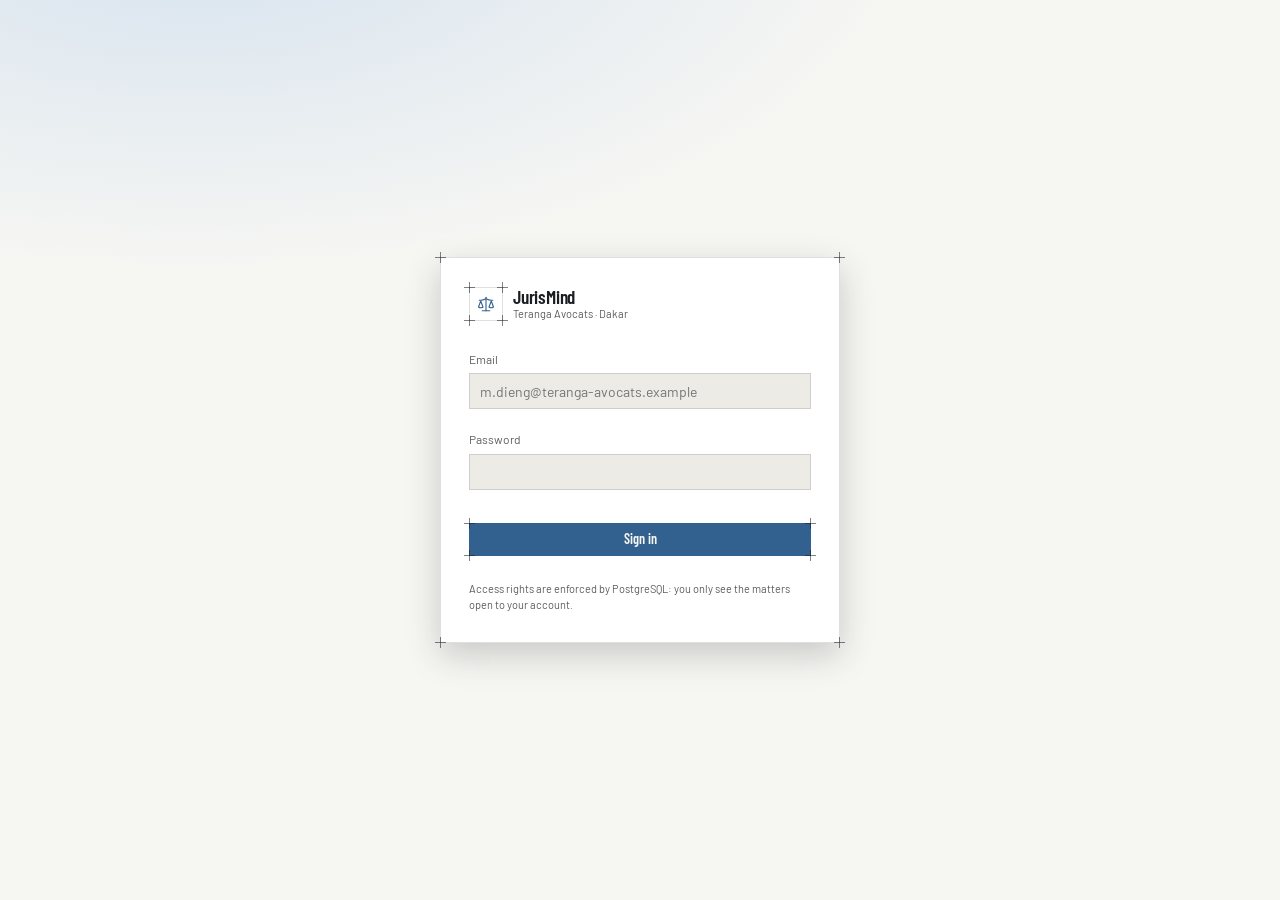
<file: src/jurismind/web/statique/index.html>
<!DOCTYPE html>
<html lang="en">
<head>
<meta charset="utf-8">
<meta name="viewport" content="width=device-width, initial-scale=1">
<title>JurisMind · Teranga Avocats</title>
<link rel="stylesheet" href="styles.css">
<style>
  html, body { margin: 0; height: 100%; }
  body { background: var(--color-bg); color: var(--color-text); font-family: var(--font-body); }
  a { color: var(--color-accent-700); }
  [hidden] { display: none !important; }
  /* Les lignes de tableau cliquables : le survol doit se voir sans alourdir la grille. */
  tbody tr[data-cliquable]:hover { background: var(--color-neutral-100); cursor: pointer; }
  /* Le menu, sur fond sombre : la marque du produit, et l'écran de travail reste clair. */
  aside.barre-laterale { background: var(--color-accent-900); color: #dfe7f0; border-right: 0; }
  aside.barre-laterale .separe { border-color: rgba(255,255,255,.09) !important; }
  .menu { display: flex; align-items: center; gap: 10px; padding: 8px 10px; border: 0; cursor: pointer; font: inherit; font-size: 14px; text-align: left; background: transparent; color: inherit; border-radius: 3px; }
  .menu:hover { background: rgba(255,255,255,.06); color: #fff; }
  .menu-groupe { font-size: 10px; letter-spacing: .14em; text-transform: uppercase; color: #8ea3bb; padding: 4px 10px 6px; }
  .menu-actif, .menu-actif:hover { background: rgba(255,255,255,.1); color: #fff; box-shadow: inset 2px 0 0 var(--color-gold); }
  .pastille { font-size: 11px; padding: 1px 7px; background: var(--color-gold); color: #1a1d21; font-weight: 500; }
  .logo { width: 34px; height: 34px; display: grid; place-items: center; color: var(--color-accent); }
  aside.barre-laterale .logo { color: var(--color-gold); }
  aside.barre-laterale .blueprint > .corner { color: rgba(255,255,255,.35); }
  #ecran h1 { letter-spacing: -0.02em; }
  #ecran .table th { background: var(--color-neutral-100); }
  #connexion { background: radial-gradient(1200px 600px at 15% -10%, var(--color-accent-200), transparent 60%), var(--color-bg); }
  #formulaire-connexion { background: #fff; box-shadow: var(--shadow-lg); }
</style>
</head>
<body>

<!-- ============================================================ CONNEXION -->
<section id="connexion" style="min-height:100vh;display:grid;place-items:center;padding:24px">
  <form id="formulaire-connexion" class="card blueprint" style="width:100%;max-width:400px;padding:28px">
    <i class="corner tl"></i><i class="corner tr"></i><i class="corner bl"></i><i class="corner br"></i>

    <div style="display:flex;align-items:center;gap:10px;margin-bottom:22px">
      <div class="blueprint logo">
        <i class="corner tl"></i><i class="corner tr"></i><i class="corner bl"></i><i class="corner br"></i>
        <svg width="18" height="18" viewBox="0 0 24 24" style="fill:none;stroke:currentColor;stroke-width:1.5;stroke-linecap:round;stroke-linejoin:round"><path d="m16 16 3-8 3 8c-.87.65-1.92 1-3 1s-2.13-.35-3-1Z"></path><path d="m2 16 3-8 3 8c-.87.65-1.92 1-3 1s-2.13-.35-3-1Z"></path><path d="M7 21h10"></path><path d="M12 3v18"></path><path d="M3 7h2c2 0 5-1 7-2 2 1 5 2 7 2h2"></path></svg>
      </div>
      <div style="display:flex;flex-direction:column;line-height:1.15">
        <span style="font-family:var(--font-heading);font-weight:600;font-size:19px;letter-spacing:-0.01em">JurisMind</span>
        <span style="font-size:11px;color:var(--color-neutral-700)">Teranga Avocats · Dakar</span>
      </div>
    </div>

    <div id="entree-demo" hidden></div>

    <label class="field" style="display:block;margin-bottom:14px">
      <span style="display:block;font-size:12px;color:var(--color-neutral-700);margin-bottom:5px">Email</span>
      <input id="champ-email" class="input" type="email" autocomplete="username" required
             placeholder="m.dieng@teranga-avocats.example" style="width:100%;box-sizing:border-box">
    </label>

    <label class="field" style="display:block;margin-bottom:20px">
      <span style="display:block;font-size:12px;color:var(--color-neutral-700);margin-bottom:5px">Password</span>
      <input id="champ-mot-de-passe" class="input" type="password" autocomplete="current-password" required
             style="width:100%;box-sizing:border-box">
    </label>

    <button id="bouton-connexion" class="btn btn-primary btn-block blueprint" type="submit">
      <i class="corner tl"></i><i class="corner tr"></i><i class="corner bl"></i><i class="corner br"></i>
      Sign in
    </button>

    <p id="erreur-connexion" hidden role="alert"
       style="margin:14px 0 0;font-size:13px;color:var(--color-accent-900);background:var(--color-accent-100);border:1px solid var(--color-accent-300);padding:8px 10px"></p>

    <p style="margin:18px 0 0;font-size:11px;color:var(--color-neutral-700);line-height:1.5">
      Access rights are enforced by PostgreSQL: you only see the matters open to your account.
    </p>
  </form>
</section>

<!-- =========================================================== APPLICATION -->
<div id="application" hidden style="display:flex;min-height:100vh">

  <!-- ------------------------------------------------------------ Menu -->
  <aside class="barre-laterale" style="width:244px;flex:none;display:flex;flex-direction:column;position:sticky;top:0;height:100vh">
    <div class="separe" style="display:flex;align-items:center;gap:10px;padding:18px 18px 16px;border-bottom:1px solid">
      <div class="blueprint logo">
        <i class="corner tl"></i><i class="corner tr"></i><i class="corner bl"></i><i class="corner br"></i>
        <svg width="18" height="18" viewBox="0 0 24 24" style="fill:none;stroke:currentColor;stroke-width:1.5;stroke-linecap:round;stroke-linejoin:round"><path d="m16 16 3-8 3 8c-.87.65-1.92 1-3 1s-2.13-.35-3-1Z"></path><path d="m2 16 3-8 3 8c-.87.65-1.92 1-3 1s-2.13-.35-3-1Z"></path><path d="M7 21h10"></path><path d="M12 3v18"></path><path d="M3 7h2c2 0 5-1 7-2 2 1 5 2 7 2h2"></path></svg>
      </div>
      <div style="display:flex;flex-direction:column;line-height:1.15">
        <span style="font-family:var(--font-heading);font-weight:600;font-size:19px;letter-spacing:-0.01em">JurisMind</span>
        <span style="font-size:11px;color:#8ea3bb">Teranga Avocats · Dakar</span>
      </div>
    </div>

    <nav style="display:flex;flex-direction:column;gap:2px;padding:14px 10px;flex:1">
      <span class="menu-groupe">Work</span>

      <button data-ecran="dossiers" class="menu">
        <svg width="17" height="17" viewBox="0 0 24 24" style="fill:none;stroke:currentColor;stroke-width:1.5;stroke-linecap:round;stroke-linejoin:round"><path d="M16 20V4a2 2 0 0 0-2-2h-4a2 2 0 0 0-2 2v16"></path><rect width="20" height="14" x="2" y="6" rx="2"></rect></svg>
        <span style="flex:1">Matters</span><span id="compte-dossiers" style="font-size:11px;color:#8ea3bb"></span>
      </button>

      <button data-ecran="echeances" class="menu">
        <svg width="17" height="17" viewBox="0 0 24 24" style="fill:none;stroke:currentColor;stroke-width:1.5;stroke-linecap:round;stroke-linejoin:round"><path d="M8 2v4"></path><path d="M16 2v4"></path><rect width="18" height="18" x="3" y="4" rx="2"></rect><path d="M3 10h18"></path><path d="M12 14v4"></path><path d="M10 16h4"></path></svg>
        <span style="flex:1">Deadlines</span><span id="compte-echeances" hidden class="pastille"></span>
      </button>

      <button data-ecran="clients" class="menu">
        <svg width="17" height="17" viewBox="0 0 24 24" style="fill:none;stroke:currentColor;stroke-width:1.5;stroke-linecap:round;stroke-linejoin:round"><path d="M6 22V4a2 2 0 0 1 2-2h8a2 2 0 0 1 2 2v18Z"></path><path d="M6 12H4a2 2 0 0 0-2 2v6a2 2 0 0 0 2 2h2"></path><path d="M18 9h2a2 2 0 0 1 2 2v9a2 2 0 0 1-2 2h-2"></path><path d="M10 6h4"></path><path d="M10 10h4"></path><path d="M10 14h4"></path><path d="M10 18h4"></path></svg>
        <span style="flex:1">Clients</span>
      </button>

      <button data-ecran="questions" class="menu">
        <svg width="17" height="17" viewBox="0 0 24 24" style="fill:none;stroke:currentColor;stroke-width:1.5;stroke-linecap:round;stroke-linejoin:round"><path d="M21 15a2 2 0 0 1-2 2H7l-4 4V5a2 2 0 0 1 2-2h14a2 2 0 0 1 2 2z"></path></svg>
        <span style="flex:1">Ask the files</span>
      </button>

      <button data-ecran="pieces" class="menu">
        <svg width="17" height="17" viewBox="0 0 24 24" style="fill:none;stroke:currentColor;stroke-width:1.5;stroke-linecap:round;stroke-linejoin:round"><path d="M15 2H6a2 2 0 0 0-2 2v16a2 2 0 0 0 2 2h12a2 2 0 0 0 2-2V7Z"></path><path d="M14 2v4a2 2 0 0 0 2 2h4"></path><path d="M10 9H8"></path><path d="M16 13H8"></path><path d="M16 17H8"></path></svg>
        <span style="flex:1">Documents</span>
      </button>

      <span class="menu-groupe" style="padding-top:18px">Decisions</span>

      <button data-ecran="courrier" class="menu">
        <svg width="17" height="17" viewBox="0 0 24 24" style="fill:none;stroke:currentColor;stroke-width:1.5;stroke-linecap:round;stroke-linejoin:round"><polyline points="22 12 16 12 14 15 10 15 8 12 2 12"></polyline><path d="M5.45 5.11 2 12v6a2 2 0 0 0 2 2h16a2 2 0 0 0 2-2v-6l-3.45-6.89A2 2 0 0 0 16.76 4H7.24a2 2 0 0 0-1.79 1.11z"></path></svg>
        <span style="flex:1">Inbox</span>
        <span id="compte-decisions" hidden class="pastille"></span>
      </button>

      <button data-ecran="conflits" class="menu">
        <svg width="17" height="17" viewBox="0 0 24 24" style="fill:none;stroke:currentColor;stroke-width:1.5;stroke-linecap:round;stroke-linejoin:round"><path d="M20 13c0 5-3.5 7.5-7.66 8.95a1 1 0 0 1-.67-.01C7.5 20.5 4 18 4 13V6a1 1 0 0 1 1-1c2 0 4.5-1.2 6.24-2.72a1.17 1.17 0 0 1 1.52 0C14.51 3.81 17 5 19 5a1 1 0 0 1 1 1z"></path><path d="M12 8v4"></path><path d="M12 16h.01"></path></svg>
        <span style="flex:1">Conflict check</span>
      </button>
    </nav>

    <div class="separe" style="padding:12px 18px;border-top:1px solid;display:flex;flex-direction:column;gap:6px;font-size:11px;color:#8ea3bb">
      <div style="display:flex;align-items:center;gap:6px"><span id="voyant-base" style="width:6px;height:6px;border-radius:50%;background:var(--color-neutral-400)"></span><span id="etat-base">PostgreSQL</span></div>
      <div style="display:flex;align-items:center;gap:6px"><span id="voyant-modeles" style="width:6px;height:6px;border-radius:50%;background:var(--color-neutral-400)"></span><span id="etat-modeles">Models</span></div>
    </div>

    <div class="separe" style="display:flex;align-items:center;gap:10px;padding:14px 18px;border-top:1px solid">
      <div id="initiales" style="width:32px;height:32px;display:grid;place-items:center;border:1px solid rgba(255,255,255,.25);font-family:var(--font-heading);font-weight:600;font-size:13px;color:#fff"></div>
      <div style="display:flex;flex-direction:column;line-height:1.25;flex:1;min-width:0">
        <span id="nom-utilisateur" style="font-size:13px;font-weight:500;color:#fff"></span>
        <span id="role-utilisateur" style="font-size:11px;color:#8ea3bb"></span>
      </div>
      <button id="bouton-deconnexion" class="btn btn-ghost btn-icon" title="Sign out" style="flex:none;color:#dfe7f0">
        <svg width="16" height="16" viewBox="0 0 24 24" style="fill:none;stroke:currentColor;stroke-width:1.5;stroke-linecap:round;stroke-linejoin:round"><path d="M9 21H5a2 2 0 0 1-2-2V5a2 2 0 0 1 2-2h4"></path><polyline points="16 17 21 12 16 7"></polyline><line x1="21" x2="9" y1="12" y2="12"></line></svg>
      </button>
    </div>
  </aside>

  <!-- ----------------------------------------------------------- Contenu -->
  <main style="flex:1;min-width:0;display:flex;flex-direction:column">
    <header style="display:flex;align-items:center;gap:16px;padding:12px 32px;border-bottom:1px solid var(--color-divider);position:sticky;top:0;background:color-mix(in srgb, var(--color-bg) 88%, transparent);backdrop-filter:blur(8px);z-index:5">
      <div style="display:flex;align-items:center;gap:8px;font-size:13px;color:var(--color-neutral-700);min-width:0;white-space:nowrap;flex:none">
        <span>Teranga Avocats</span>
        <svg width="14" height="14" viewBox="0 0 24 24" style="fill:none;stroke:currentColor;stroke-width:1.5;stroke-linecap:round;stroke-linejoin:round"><path d="m9 18 6-6-6-6"></path></svg>
        <span id="fil-ariane" style="color:var(--color-text)"></span>
      </div>
      <div style="flex:1"></div>
      <span id="bandeau-demo" hidden class="tag tag-outline" style="white-space:nowrap;flex:none" title="No real data: the firm, its clients and its documents are generated"></span>
      <div id="perimetre" title="Isolation enforced by PostgreSQL (Row-Level Security)" style="display:flex;align-items:center;gap:6px;font-size:12px;color:var(--color-accent-800);border:1px solid var(--color-accent-300);padding:5px 9px;white-space:nowrap;flex:none;background:var(--color-accent-100)">
        <svg width="13" height="13" viewBox="0 0 24 24" style="fill:none;stroke:currentColor;stroke-width:1.5;stroke-linecap:round;stroke-linejoin:round"><rect width="18" height="11" x="3" y="11" rx="2" ry="2"></rect><path d="M7 11V7a5 5 0 0 1 10 0v4"></path></svg>
        <span id="texte-perimetre"></span>
      </div>
    </header>

    <div id="ecran" style="padding:28px 32px 56px;display:flex;flex-direction:column;gap:24px;max-width:1360px;width:100%;box-sizing:border-box"></div>
  </main>
</div>

<script src="app.js"></script>
<script src="ecrans.js"></script>
<script src="decisions.js"></script>
<script src="dossier.js"></script>
<script src="demo.js"></script>
</body>
</html>
</file>
<file: src/jurismind/web/statique/styles.css>
/* Industry — design-system tokens and component classes. This file is the source of truth for the system's look; retune it here and see readme.md. */
@import url('https://fonts.googleapis.com/css2?family=Barlow:wght@400;500;700&family=Barlow+Condensed:wght@400;600&display=swap');

:root {
  --color-bg: #f6f6f3;
  --color-surface: #ecebe6;
  --color-text: #1a1d21;
  --color-accent: #33618f;
  --color-accent-2: #5c7d9e;
  --color-divider: color-mix(in srgb, #1a1d21 14%, transparent);

  /* Tonal ramps — generated in OKLCH on one shared lightness scale, so the
     same step of any role matches the others in visual value. */
  --color-neutral-100: #f5f5f8;
  --color-neutral-200: #e7e7ea;
  --color-neutral-300: #d4d4d7;
  --color-neutral-400: #b7b7ba;
  --color-neutral-500: #98989b;
  --color-neutral-600: #7a7a7d;
  --color-neutral-700: #5d5d60;
  --color-neutral-800: #424244;
  --color-neutral-900: #2b2b2d;

  --color-accent-100: #edf3f9;
  --color-accent-200: #d5e2ef;
  --color-accent-300: #b0c7de;
  --color-accent-400: #84a4c4;
  --color-accent-500: #5a82aa;
  --color-accent-600: #33618f;
  --color-accent-700: #264b72;
  --color-accent-800: #1b3756;
  --color-accent-900: #12253b;

  --color-accent-2-100: #eef6ff;
  --color-accent-2-200: #d6ebff;
  --color-accent-2-300: #bdd8f2;
  --color-accent-2-400: #9ebbd8;
  --color-accent-2-500: #7e9cb8;
  --color-accent-2-600: #627d98;
  --color-accent-2-700: #486077;
  --color-accent-2-800: #314457;
  --color-accent-2-900: #1f2d3a;

  --font-heading: "Barlow Condensed", system-ui, sans-serif;
  --font-heading-weight: 600;
  --font-body: "Barlow", system-ui, sans-serif;

  --space-1: 3.4px;
  --space-2: 6.8px;
  --space-3: 10.2px;
  --space-4: 13.6px;
  --space-6: 20.4px;
  --space-8: 27.2px;

  --radius-sm: 2px;
  --radius-md: 4px;
  --radius-lg: 7px;

  /* Elevation — derived from the ground: soft ink-tinted shadows on a
     light theme, a hairline edge + ambient darkness on a dark one. */
  --shadow-sm: 0 1px 2px color-mix(in srgb, #2b2b2d 14%, transparent);
  --shadow-md: 0 3px 10px color-mix(in srgb, #2b2b2d 16%, transparent);
  --shadow-lg: 0 12px 32px color-mix(in srgb, #2b2b2d 22%, transparent);
}

body {
  background: var(--color-bg);
  color: var(--color-text);
  font-family: var(--font-body);
}
h1, h2, h3, h4 { font-family: var(--font-heading); font-weight: var(--font-heading-weight); }

.blueprint {
  position: relative;
  border: 1px solid var(--color-divider);
  border-radius: 0;
}
/* The overlay image treatments (halftone, duotone) clip their overlay
   (overflow:hidden); a blueprint wrapper draws its registration marks
   outside the box, so when both classes share a wrapper the frame must
   win. */
.blueprint.halftone, .blueprint.plate, .blueprint.duotone { overflow: visible; }
.blueprint > .corner {
  position: absolute; width: 11px; height: 11px;
  color: color-mix(in srgb, var(--color-text) 55%, transparent);
}
.blueprint > .corner::before, .blueprint > .corner::after {
  content: ""; position: absolute; background: currentColor;
}
.blueprint > .corner::before { left: 5px; top: 0; width: 1px; height: 100%; }
.blueprint > .corner::after  { top: 5px; left: 0; width: 100%; height: 1px; }
.blueprint > .corner.tl { top: -6px; left: -6px; }
.blueprint > .corner.tr { top: -6px; right: -6px; }
.blueprint > .corner.bl { bottom: -6px; left: -6px; }
.blueprint > .corner.br { bottom: -6px; right: -6px; }

.duotone{position:relative;overflow:hidden}
.duotone::after{content:"";position:absolute;inset:0;pointer-events:none;
  background:var(--color-accent);mix-blend-mode:color}

/* ══════════════════════════════════════════════════════════════════════════
   Components — built with the tokens above. Plain CSS
   on plain HTML: no JavaScript, no build step. Each class is documented in
   readme.md and demonstrated in foundations/ and components/.
   ══════════════════════════════════════════════════════════════════════ */

*, *::before, *::after { box-sizing: border-box; }
body { margin: 0; font-size: 15px; line-height: 1.55; font-weight: 400; }
h1, h2, h3, h4, h5, h6 {
  font-family: var(--font-heading); font-weight: var(--font-heading-weight);
  line-height: 1.12; letter-spacing: -0.015em; margin: 0 0 var(--space-2);
}
h1 { font-size: 42px; }
h2 { font-size: 32px; }
h3 { font-size: 25px; }
h4 { font-size: 20px; }
h5 { font-size: 16px; }
h6 { font-size: 13px; }
h6 { letter-spacing: 0.08em; text-transform: uppercase; }
p { margin: 0 0 var(--space-3); }
a { color: var(--color-accent); text-underline-offset: 3px; }
img { display: block; max-width: 100%; }
figure { margin: 0; }
figcaption {
  font-size: 11px; margin-top: var(--space-1);
  color: color-mix(in srgb, var(--color-text) 55%, transparent);
}
.text-muted { color: color-mix(in srgb, var(--color-text) 55%, transparent); }
:focus { outline: none; }
:focus-visible { outline: 2px solid var(--color-accent); outline-offset: 2px; }
::selection { background: color-mix(in srgb, var(--color-accent) 30%, transparent); }

/* — rules — */
.hr {
  height: 1px; border: 0; margin: var(--space-4) 0;
  background: var(--color-divider);
}

/* — buttons — */
.btn {
  display: inline-flex; align-items: center; justify-content: center; gap: 6px;
  cursor: pointer; text-decoration: none;
  font-family: var(--font-heading); font-weight: var(--font-heading-weight);
  font-size: 14px; line-height: 1.2; color: var(--color-text); /* matches the .input's 14px —
     the pair sits side by side in sign-up rows */
  background: transparent; border: 1px solid transparent;
  padding: var(--space-2) calc(var(--space-3) * 1.2);
  border-radius: var(--radius-md);
}
.btn svg { display: block; }
.btn:disabled { opacity: 0.45; cursor: not-allowed; }
.btn-primary { background: var(--color-accent); color: var(--color-bg); }
.btn-primary:hover { background: var(--color-accent-600); }
.btn-primary:active { background: var(--color-accent-700); }
.btn-secondary { border-color: var(--color-divider); }
.btn-secondary:hover { background: color-mix(in srgb, var(--color-text) 7%, transparent); }
.btn-secondary:active { background: color-mix(in srgb, var(--color-text) 14%, transparent); }
.btn-ghost { color: var(--color-accent); padding-inline: var(--space-1); }
.btn-ghost:hover { background: color-mix(in srgb, var(--color-accent) 10%, transparent); }
.btn-ghost:active { background: color-mix(in srgb, var(--color-accent) 18%, transparent); }
.btn-icon { width: 36px; height: 36px; padding: 0; }
.btn-block { width: 100%; margin-top: var(--space-2); }

/* — forms — */
.field > label {
  display: block; font-size: 12px; margin-bottom: 5px;
  color: color-mix(in srgb, var(--color-text) 70%, transparent);
}
.input {
  width: 100%; min-height: 36px; padding: 6px 10px; font: inherit;
  font-size: 14px; color: var(--color-text); caret-color: var(--color-accent);
  background: var(--color-surface);
  border: 1px solid var(--color-divider); border-radius: var(--radius-md);
}
.input:hover { border-color: color-mix(in srgb, var(--color-text) 45%, transparent); }
.input:focus-visible { border-color: var(--color-accent); outline-offset: 0; }
textarea.input { min-height: 90px; resize: vertical; }
.radio { display: inline-flex; align-items: center; gap: 8px; cursor: pointer; font-size: 14px; }
.radio input, .seg-opt input {
  position: absolute; opacity: 0; width: 0; height: 0; pointer-events: none;
}
.radio .dot {
  width: 16px; height: 16px; flex: none; border-radius: 50%;
  border: 1.5px solid var(--color-divider);
}
.radio:hover .dot { border-color: var(--color-accent); }
.radio input:checked + .dot {
  border-color: var(--color-accent); background: var(--color-accent);
  box-shadow: inset 0 0 0 4px var(--color-bg);
}
.radio input:focus-visible + .dot { outline: 2px solid var(--color-accent); outline-offset: 2px; }
.seg {
  display: inline-flex; overflow: hidden;
  border: 1px solid var(--color-divider); border-radius: var(--radius-md);
}
.seg-opt {
  display: inline-flex; align-items: center; gap: 6px;
  padding: 7px 12px; font-size: 13px; cursor: pointer;
}
.seg-opt + .seg-opt { border-left: 1px solid var(--color-divider); }
.seg-opt:has(input:checked) { background: var(--color-accent); color: var(--color-bg); }
.seg-opt:not(:has(input:checked)):hover { background: color-mix(in srgb, var(--color-text) 7%, transparent); }
.seg-opt:has(input:focus-visible) { outline: 2px solid var(--color-accent); outline-offset: -2px; }

/* — cards — */
.card {
  display: flex; flex-direction: column; gap: var(--space-2);
  padding: var(--space-3); border-radius: var(--radius-md); background: var(--color-surface);
}
.card-kicker { font-size: 10px; letter-spacing: 0.1em; text-transform: uppercase; color: var(--color-accent); }
.card-title {
  font-family: var(--font-heading); font-weight: var(--font-heading-weight);
  font-size: 17px; line-height: 1.2;
}
.card-body { margin: 0; font-size: 13px; opacity: 0.8; flex: 1; }
.card-meta {
  display: flex; align-items: center; gap: 6px; font-size: 11px;
  color: color-mix(in srgb, var(--color-text) 50%, transparent);
}
.elev-sm { box-shadow: var(--shadow-sm); }
.elev-md { box-shadow: var(--shadow-md); }
.elev-lg { box-shadow: var(--shadow-lg); }

/* — tags — */
.tag {
  display: inline-flex; align-items: center; font-size: 11px;
  letter-spacing: 0.02em; padding: 3px 10px;
  border-radius: calc(var(--radius-md) * 0.75);
}
.tag-accent { background: var(--color-accent-100); color: var(--color-accent-800); }
.tag-accent-2 { background: var(--color-accent-2-100); color: var(--color-accent-2-800); }
.tag-neutral { background: var(--color-neutral-100); color: var(--color-neutral-800); }
.tag-outline { border: 1px solid var(--color-accent); color: var(--color-accent); }

/* — navigation — */
.nav {
  display: flex; align-items: center; gap: var(--space-4);
  padding: var(--space-3) var(--space-4);
  border-bottom: none;
}
.nav-brand {
  font-family: var(--font-heading); font-weight: var(--font-heading-weight);
  font-size: 18px; margin-right: auto;
}
.nav a { color: inherit; text-decoration: none; font-size: 14px; }
.nav a:hover, .nav a[aria-current='page'] { color: var(--color-accent); }

/* — tables — */
.table { width: 100%; border-collapse: collapse; font-size: 14px; }
.table th {
  text-align: left; font-size: 11px; letter-spacing: 0.08em; text-transform: uppercase;
  color: color-mix(in srgb, var(--color-text) 60%, transparent);
  padding: var(--space-2); border-bottom: 1px solid var(--color-divider);
}
.table td {
  padding: var(--space-2);
  border-bottom: 1px solid color-mix(in srgb, var(--color-text) 8%, transparent);
}
.table tbody tr:hover { background: color-mix(in srgb, var(--color-text) 4%, transparent); }

/* — dialog — */
.dialog-backdrop {
  position: fixed; inset: 0; display: grid; place-items: center;
  padding: var(--space-4);
  background: color-mix(in srgb, var(--color-neutral-900) 50%, transparent);
}
.dialog {
  width: min(440px, 100%); display: flex; flex-direction: column; gap: var(--space-3);
  padding: var(--space-4); border-radius: var(--radius-lg);
  background: var(--color-surface); box-shadow: var(--shadow-lg);
}
.dialog-title {
  font-family: var(--font-heading); font-weight: var(--font-heading-weight);
  font-size: 20px;
}
.dialog-body { font-size: 14px; opacity: 0.85; }
.dialog-actions { display: flex; justify-content: flex-end; gap: var(--space-2); margin-top: var(--space-2); }

/* — a warm highlight, used sparingly (landing page, demo marks) — */
:root { --color-gold: #b3874a; --color-gold-100: #f6eee2; }

/* — blueprint frame: components are wireframe objects (see .blueprint
     and .corner above) — square, transparent, hairline-bordered — */
.card, .btn, .input, .tag, .seg, .dialog { border-radius: 0; }
.card, .dialog { background: transparent; border: 1px solid var(--color-divider); }
.btn { border: 1px solid var(--color-divider); }
.btn-primary { border-color: var(--color-accent); }
.btn-ghost { border-color: transparent; }


/* ------------------------------------------------------------ démonstration publique */
.note-demo {
  margin: 10px 0 0;
  font-size: 12px;
  line-height: 1.5;
  color: var(--color-accent-900);
  background: var(--color-accent-100);
  border-left: 2px solid var(--color-accent);
  padding: 8px 12px;
}
.compte-demo {
  display: flex;
  flex-direction: column;
  align-items: flex-start;
  gap: 2px;
  width: 100%;
  padding: 10px 12px;
  border: 1px solid var(--color-divider);
  background: var(--color-bg);
  color: var(--color-text);
  font: inherit;
  font-size: 14px;
  text-align: left;
  cursor: pointer;
}
.compte-demo:hover,
.compte-demo:focus-visible {
  border-color: var(--color-accent);
  background: var(--color-accent-100);
}
</file>
